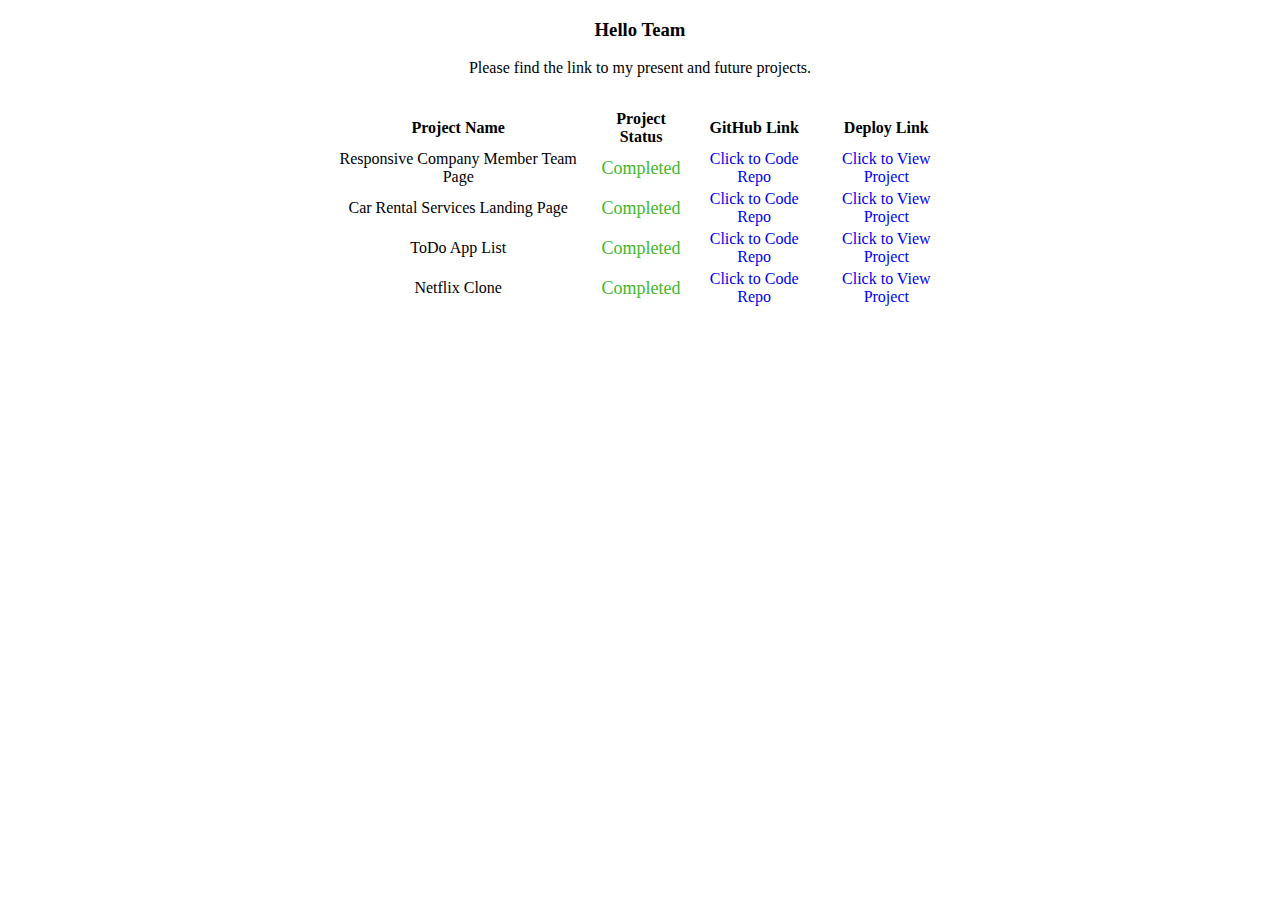
<file: index.html>
<!DOCTYPE html>
<html lang="en">
  <head>
    <meta charset="UTF-8" />
    <meta name="viewport" content="width=device-width, initial-scale=1.0" />
    <title>Main Page</title>
    <style>
      .head-contain {
        text-align: center;
      }
      table {
        margin-left: auto;
        margin-right: auto;
        width: 50%;
        text-align: center;
        margin-top: 30px;
      }
      .table-header {
        padding-top: 20%;
      }
      .status {
        font-size: 18px;
      }
      .green {
        color: #43b72a;
      }
      .link {
        text-decoration: none;
      }
    </style>
  </head>
  <body>
    <div class="head-contain">
      <h3>Hello Team</h3>
      <p>Please find the link to my present and future projects.</p>
    </div>
    <table>
      <tr class="table-header">
        <th>Project Name</th>
        <th>Project Status</th>
        <th>GitHub Link</th>
        <th>Deploy Link</th>
      </tr>
      <!-- team member -->
      <tr>
        <td>Responsive Company Member Team Page</td>
        <td class="status green">Completed</td>
        <td>
          <a
            class="link"
            href="https://github.com/prakashs-dev/VeriTech-Intern/tree/main/Task-1"
            target="_blank"
            >Click to Code Repo</a
          >
        </td>
        <td>
          <a class="link" href="./Task-1/index.html" target="_blank"
            >Click to View Project</a
          >
        </td>
      </tr>
      <!-- landing page -->
      <tr>
        <td>Car Rental Services Landing Page</td>
        <td class="status green">Completed</td>
        <td>
          <a
            class="link"
            href="https://github.com/prakashs-dev/VeriTech-Intern/tree/main/Task-2"
            target="_blank"
            >Click to Code Repo</a
          >
        </td>
        <td>
          <a class="link" href="./Task-2/index.html" target="_blank"
            >Click to View Project</a
          >
        </td>
      </tr>
      <!-- Todo App List -->
      <tr>
        <td>ToDo App List</td>
        <td class="status green">Completed</td>
        <td>
          <a
            class="link"
            href="https://github.com/prakashs-dev/VeriTech-Intern/tree/main/Task-3"
            target="_blank"
            >Click to Code Repo</a
          >
        </td>
        <td>
          <a class="link" href="./Task-3/index.html" target="_blank"
            >Click to View Project</a
          >
        </td>
      </tr>

      <!-- Netflix clone -->
      <tr>
        <td>Netflix Clone</td>
        <td class="status green">Completed</td>
        <td>
          <a
            class="link"
            href="https://github.com/prakashs-dev/VeriTech-Intern/tree/main/Task-4"
            target="_blank"
            >Click to Code Repo</a
          >
        </td>
        <td>
          <a class="link" href="./Task-4/index.html" target="_blank"
            >Click to View Project</a
          >
        </td>
      </tr>

    </table>
  </body>
</html>
</file>
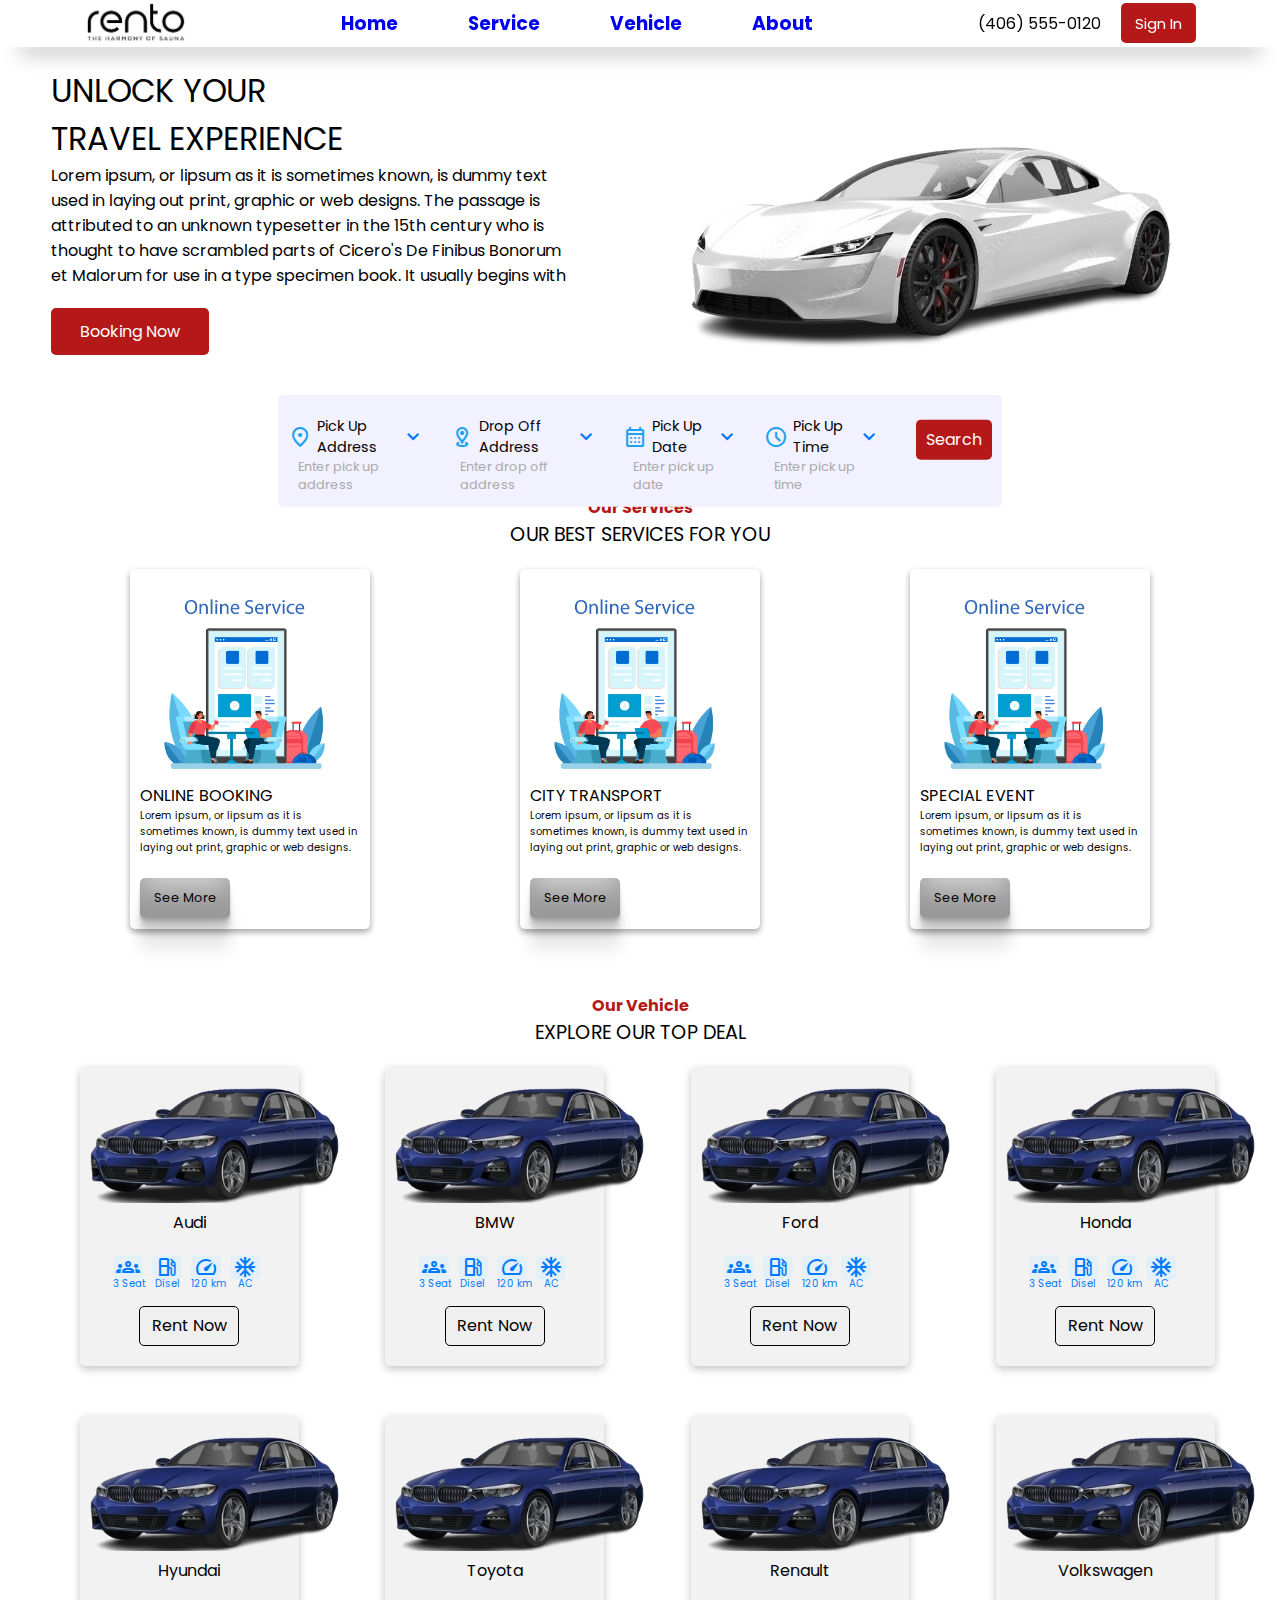
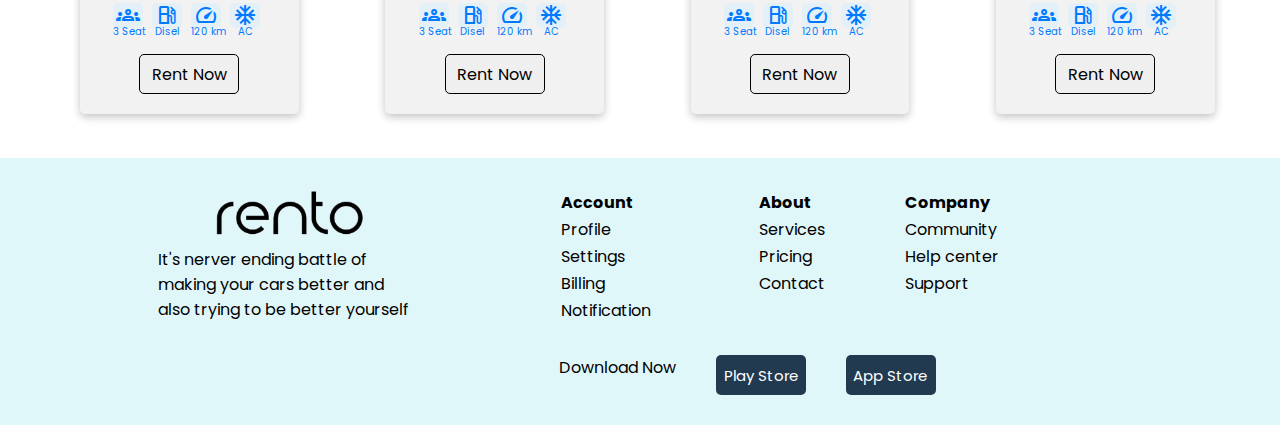
<file: Task-2/index.html>
<!DOCTYPE html>
<html lang="en">
  <head>
    <meta charset="UTF-8" />
    <meta name="viewport" content="width=device-width, initial-scale=1.0" />
    <title>Rental Car Service | rento</title>
    <link rel="stylesheet" href="./style.css" />
    <link rel="icon" href="./assets/rento_logo_slogan.jpg" />
    <link
      href="https://fonts.googleapis.com/css2?family=Material+Symbols+Outlined"
      rel="stylesheet"
    />
    <link
      rel="stylesheet"
      href="https://cdnjs.cloudflare.com/ajax/libs/font-awesome/6.5.2/css/all.min.css"
      integrity="sha512-SnH5WK+bZxgPHs44uWIX+LLJAJ9/2PkPKZ5QiAj6Ta86w+fsb2TkcmfRyVX3pBnMFcV7oQPJkl9QevSCWr3W6A=="
      crossorigin="anonymous"
      referrerpolicy="no-referrer"
    />
  </head>
  <body>
    <nav class="nav-bar">
      <div class="container">
        <img src="./assets/rento_logo_slogan.jpg" alt="brand logo" width="8%" />
        <div class="nav-models">
          <h3><a href="#home">Home</a></h3>
          <h3><a href="#services">Service</a></h3>
          <h3><a href="#vehicle">Vehicle</a></h3>
          <h3><a href="#about">About</a></h3>
        </div>
        <div class="contact">
          <i class="fa-solid fa-phone"></i>
          <p>(406) 555-0120</p>
          <button>Sign In</button>
        </div>
      </div>
    </nav>

    <section id="home">
      <div class="home__sec">
        <div class="home-page">
          <div id="context">
            <div class="blog">
              <p>
                UNLOCK YOUR
                <i class="fa-solid fa-location-dot" style="color: #f61404"></i>
              </p>
              <p>TRAVEL EXPERIENCE</p>
            </div>
            <p>
              Lorem ipsum, or lipsum as it is sometimes known, is dummy text
              used in laying out print, graphic or web designs. The passage is
              attributed to an unknown typesetter in the 15th century who is
              thought to have scrambled parts of Cicero's De Finibus Bonorum et
              Malorum for use in a type specimen book. It usually begins with
            </p>
            <button id="book">Booking Now</button>
          </div>
          <div class="car">
            <img src="./assets/car1.jpg" alt="car" />
          </div>
        </div>

        <!--  -->
        <div class="car-info">
          <div class="card-container">
            <div class="cards">
              <div class="card">
                <span class="material-symbols-outlined clr"> location_on </span>
                <p>Pick Up Address</p>
                <span class="material-symbols-outlined"> expand_more </span>
              </div>
              <p class="extra">Enter pick up address</p>
            </div>
            <div class="cards">
              <div class="card">
                <span class="material-symbols-outlined clr"> distance </span>
                <p>Drop Off Address</p>
                <span class="material-symbols-outlined"> expand_more </span>
              </div>
              <p class="extra">Enter drop off address</p>
            </div>
            <div class="cards">
              <div class="card">
                <span class="material-symbols-outlined clr">
                  calendar_month
                </span>
                <p>Pick Up Date</p>
                <span class="material-symbols-outlined"> expand_more </span>
              </div>
              <p class="extra">Enter pick up date</p>
            </div>
            <div class="cards one">
              <div class="card">
                <span class="material-symbols-outlined clr"> schedule </span>
                <p>Pick Up Time</p>
                <span class="material-symbols-outlined"> expand_more </span>
              </div>
              <p class="extra">Enter pick up time</p>
            </div>
          </div>
          <button id="search">Search</button>
        </div>
      </div>
    </section>

    <!-- Services -->
    <section id="services">
      <div class="services">
        <div class="head">
          <p id="abc">Our Services</p>
          <p id="def">OUR BEST SERVICES FOR YOU</p>
        </div>
        <div class="ser-cards">
          <div class="ser-card">
            <div id="img-card">
              <img src="./assets/ser1.jpg" alt="" width="86%" />
            </div>
            <p class="ser-name">ONLINE BOOKING</p>
            Lorem ipsum, or lipsum as it is sometimes known, is dummy text used
            in laying out print, graphic or web designs.
            <button id="see-more">See More</button>
          </div>
          <div class="ser-card">
            <div id="img-card">
              <img src="./assets/ser1.jpg" alt="" width="86%" />
            </div>
            <p class="ser-name">CITY TRANSPORT</p>
            Lorem ipsum, or lipsum as it is sometimes known, is dummy text used
            in laying out print, graphic or web designs.
            <button id="see-more">See More</button>
          </div>
          <div class="ser-card">
            <div id="img-card">
              <img src="./assets/ser1.jpg" alt="" width="86%" />
            </div>
            <p class="ser-name">SPECIAL EVENT</p>
            Lorem ipsum, or lipsum as it is sometimes known, is dummy text used
            in laying out print, graphic or web designs.
            <button id="see-more">See More</button>
          </div>
        </div>
      </div>
    </section>

    <!-- Vehicle -->
    <section id="vehicle">
      <div class="vehicle">
        <div class="veh">
          <p id="abc">Our Vehicle</p>
          <p id="def">EXPLORE OUR TOP DEAL</p>
        </div>
        <div class="vehicle-container">
          <div class="vehicle-cards">
            <div class="vehicle-card">
              <img src="./assets/ser3.png" alt="" width="250px" />
              <p>Audi</p>
              <div id="car-special">
                <span class="material-symbols-outlined">
                  groups
                  <p>3 Seat</p>
                </span>
                <span class="material-symbols-outlined">
                  local_gas_station
                  <p>Disel</p>
                </span>
                <span class="material-symbols-outlined">
                  speed
                  <p>120 km</p>
                </span>
                <span class="material-symbols-outlined">
                  ac_unit
                  <p>AC</p>
                </span>
              </div>
              <button id="rent">Rent Now</button>
            </div>
            <div class="vehicle-card">
              <img src="./assets/ser3.png" alt="" width="250px" />
              <p>BMW</p>
              <div id="car-special">
                <span class="material-symbols-outlined">
                  groups
                  <p>3 Seat</p>
                </span>
                <span class="material-symbols-outlined">
                  local_gas_station
                  <p>Disel</p>
                </span>
                <span class="material-symbols-outlined">
                  speed
                  <p>120 km</p>
                </span>
                <span class="material-symbols-outlined">
                  ac_unit
                  <p>AC</p>
                </span>
              </div>
              <button id="rent">Rent Now</button>
            </div>
            <div class="vehicle-card">
              <img src="./assets/ser3.png" alt="" width="250px" />
              <p>Ford</p>
              <div id="car-special">
                <span class="material-symbols-outlined">
                  groups
                  <p>3 Seat</p>
                </span>
                <span class="material-symbols-outlined">
                  local_gas_station
                  <p>Disel</p>
                </span>
                <span class="material-symbols-outlined">
                  speed
                  <p>120 km</p>
                </span>
                <span class="material-symbols-outlined">
                  ac_unit
                  <p>AC</p>
                </span>
              </div>
              <button id="rent">Rent Now</button>
            </div>
            <div class="vehicle-card">
              <img src="./assets/ser3.png" alt="" width="250px" />
              <p>Honda</p>
              <div id="car-special">
                <span class="material-symbols-outlined">
                  groups
                  <p>3 Seat</p>
                </span>
                <span class="material-symbols-outlined">
                  local_gas_station
                  <p>Disel</p>
                </span>
                <span class="material-symbols-outlined">
                  speed
                  <p>120 km</p>
                </span>
                <span class="material-symbols-outlined">
                  ac_unit
                  <p>AC</p>
                </span>
              </div>
              <button id="rent">Rent Now</button>
            </div>
            <div class="vehicle-card">
              <img src="./assets/ser3.png" alt="" width="250px" />
              <p>Hyundai</p>
              <div id="car-special">
                <span class="material-symbols-outlined">
                  groups
                  <p>3 Seat</p>
                </span>
                <span class="material-symbols-outlined">
                  local_gas_station
                  <p>Disel</p>
                </span>
                <span class="material-symbols-outlined">
                  speed
                  <p>120 km</p>
                </span>
                <span class="material-symbols-outlined">
                  ac_unit
                  <p>AC</p>
                </span>
              </div>
              <button id="rent">Rent Now</button>
            </div>
            <div class="vehicle-card">
              <img src="./assets/ser3.png" alt="" width="250px" />
              <p>Toyota</p>
              <div id="car-special">
                <span class="material-symbols-outlined">
                  groups
                  <p>3 Seat</p>
                </span>
                <span class="material-symbols-outlined">
                  local_gas_station
                  <p>Disel</p>
                </span>
                <span class="material-symbols-outlined">
                  speed
                  <p>120 km</p>
                </span>
                <span class="material-symbols-outlined">
                  ac_unit
                  <p>AC</p>
                </span>
              </div>
              <button id="rent">Rent Now</button>
            </div>
            <div class="vehicle-card">
              <img src="./assets/ser3.png" alt="" width="250px" />
              <p>Renault</p>
              <div id="car-special">
                <span class="material-symbols-outlined">
                  groups
                  <p>3 Seat</p>
                </span>
                <span class="material-symbols-outlined">
                  local_gas_station
                  <p>Disel</p>
                </span>
                <span class="material-symbols-outlined">
                  speed
                  <p>120 km</p>
                </span>
                <span class="material-symbols-outlined">
                  ac_unit
                  <p>AC</p>
                </span>
              </div>
              <button id="rent">Rent Now</button>
            </div>
            <div class="vehicle-card">
              <img src="./assets/ser3.png" alt="" width="250px" />
              <p>Volkswagen</p>
              <div id="car-special">
                <span class="material-symbols-outlined">
                  groups
                  <p>3 Seat</p>
                </span>
                <span class="material-symbols-outlined">
                  local_gas_station
                  <p>Disel</p>
                </span>
                <span class="material-symbols-outlined">
                  speed
                  <p>120 km</p>
                </span>
                <span class="material-symbols-outlined">
                  ac_unit
                  <p>AC</p>
                </span>
              </div>
              <button id="rent">Rent Now</button>
            </div>
          </div>
        </div>
      </div>
    </section>
    <!-- Abort -->
    <footer id="about">
      <div class="about">
        <div class="left">
          <img src="./assets/new_rento.png" alt="" width="30%" />
          <p>
            It's nerver ending battle of making your cars better and also trying
            to be better yourself
          </p>
          <div class="media-icons">
            <i class="fa-brands fa-facebook" style="color: #0f75c2"></i>
            <i class="fa-brands fa-twitter" style="color: #74c0fc"></i>
            <i class="fa-brands fa-instagram" style="color: #255ab6"></i>
            <i class="fa-brands fa-linkedin" style="color: #1788de"></i>
          </div>
        </div>
        <div class="right">
          <table id="tbl">
            <tr>
              <th>Account</th>
              <th>About</th>
              <th>Company</th>
            </tr>
            <tr>
              <td>Profile</td>
              <td>Services</td>
              <td>Community</td>
            </tr>
            <tr>
              <td>Settings</td>
              <td>Pricing</td>
              <td>Help center</td>
            </tr>
            <tr>
              <td>Billing</td>
              <td>Contact</td>
              <td>Support</td>
            </tr>
            <tr>
              <td>Notification</td>
            </tr>
          </table>
          <div id="app-button">
            <p>Download Now</p>
            <button>Play Store</button>
            <button>App Store</button>
          </div>
        </div>
      </div>
    </footer>
  </body>
</html>
</file>
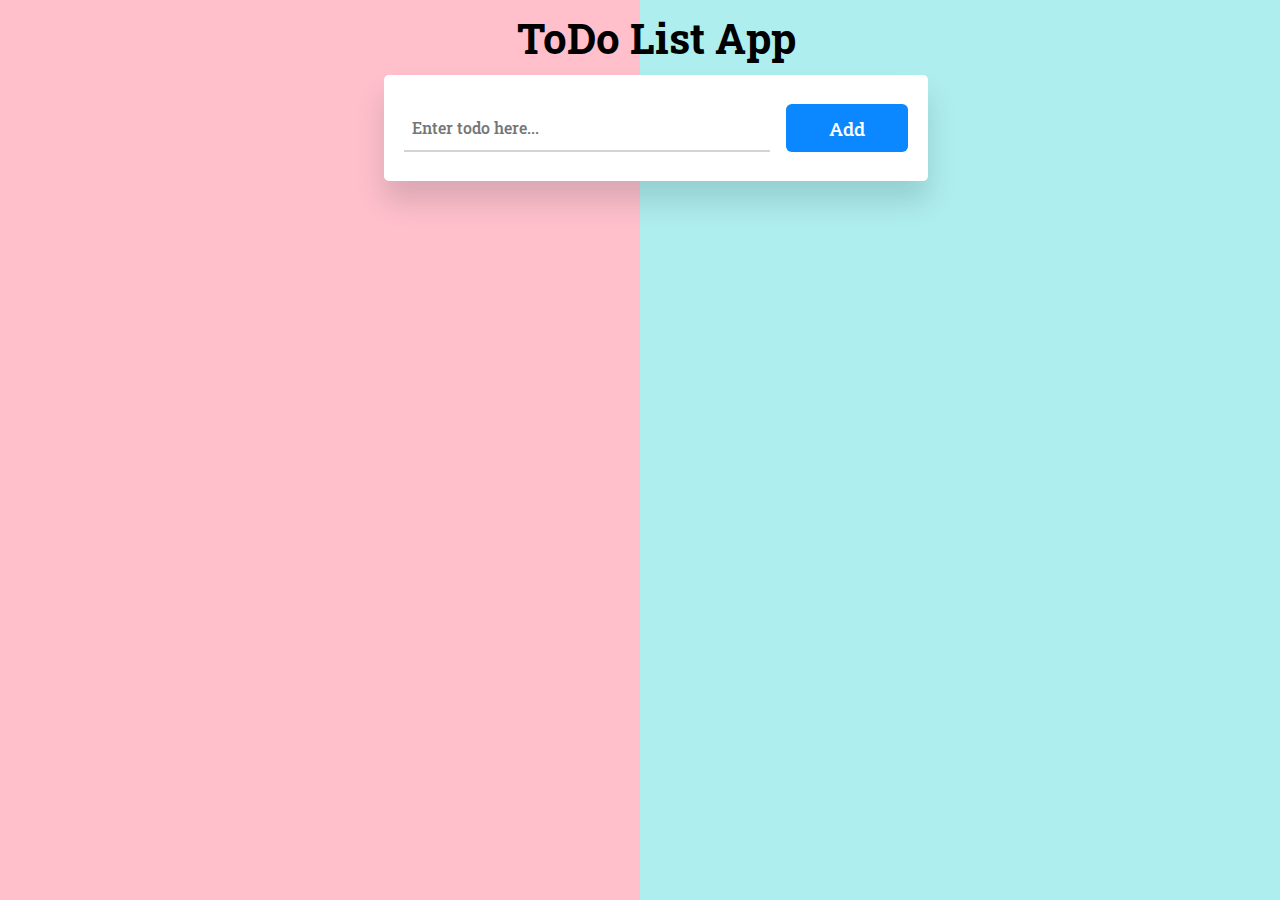
<file: Task-3/index.html>
<!DOCTYPE html>
<html lang="en">
  <head>
    <meta name="viewport" content="width=device-width, initial-scale=1.0" />
    <title>ToDo App</title>
    <link
      rel="stylesheet"
      href="https://cdnjs.cloudflare.com/ajax/libs/font-awesome/6.2.0/css/all.min.css"
    />
    <link rel="stylesheet" href="style.css" />
  </head>
  <body>
    <div class="container">
      <h1 class="title">ToDo List App</h1>
      <div id="new-task">
        <input type="text" placeholder="Enter todo here..." />
        <button id="push">Add</button>
      </div>
      <div id="tasks"></div>
    </div>
    <script src="script.js"></script>
  </body>
</html>
</file>
<file: Task-2/style.css>
@import url('https://fonts.googleapis.com/css2?family=Poppins:ital,wght@0,100;0,200;0,300;0,400;0,500;0,600;0,700;0,800;0,900;1,100;1,200;1,300;1,400;1,500;1,600;1,700;1,800;1,900&display=swap');

* {
  font-family: Poppins;
  padding: 0px;
  margin: 0px;
}

.nav-bar {
  position: sticky;
  top: 0px;
  z-index: 2;
  background-color: white;
  box-shadow: rgba(0, 0, 0, 0.45) 0px 25px 20px -20px;
}

.container,
.nav-models {
  display: flex;
  justify-content: space-evenly;
  gap: 70px;
  align-items: center;
}

.nav-models,
a {
  cursor: pointer;
  text-decoration: none;
}

.contact {
  display: flex;
  align-items: center;
}

.contact p {
  margin: 0;
  margin-left: 10px;
}

.contact button {
  margin-left: 20px;
  background-color: #b41818;
  color: white;
  border: none;
  height: 40px;
  width: 75px;
  border-radius: 5px;
  padding: 5px 10px;
  font-size: 15px;
  cursor: pointer;
}

.material-symbols-outlined,
i {
  font-size: 2rem;
  color: #007bff;
}

.home-page {
  display: flex;
  /* border: 1px dotted red; */
  justify-content: space-evenly;
  margin-top: 70px;
  margin: 20px 0px;
}

.blog>p {
  font-size: 2rem;
}

#book {
  margin-top: 20px;
}

#context {
  width: 33rem;
}

#context>button {
  width: 30%;
  height: 13%;
  border: none;
  background-color: #b41818;
  color: white;
  border-radius: 5px;
  font-size: 1rem;
}

.car-info {
  padding: 0 10px;
  left: 50%;
  position: absolute;
  transform: translate(-50%, -50%);
  display: flex;
  justify-content: center;
  background-color: #f2f1ff;
  border-radius: 5px;
  width: 55%;
  height: 12.5%;
  display: flex;
  gap: 30px;
}

.card-container {
  font-size: .9rem;
  display: flex;
  gap: 20px;
}

.cards {
  margin-top: 3.5%;
}

.card {
  display: flex;
  align-items: center;
}

.card p,
.extra {
  margin: 0;
}

.extra {
  font-size: .8rem;
  padding-left: 10px;
  color: #aaaaaa;
}

.material-symbols-outlined {
  margin-right: 5px;
}

.clr {
  color: #1da1f2;
}

.one {
  border: none;
}

#search {
  height: 40px;
  width: 90px;
  background-color: #b41818;
  color: white;
  border-radius: 5px;
  font-size: 1rem;
  border: none;
  margin-top: 3.5%;
}

.head,
.vehicle,
.about {
  text-align: center;
  margin-top: 5%;
}

#abc {
  color: #b41818;
  font-weight: bold;
}

#def {
  font-size: 1.2rem;
}

.ser-cards {
  display: flex;
  justify-content: center;
  gap: 150px;
  margin-top: 20px;
}

.ser-card {
  box-shadow: rgba(0, 0, 0, 0.16) 0px 3px 6px, rgba(0, 0, 0, 0.23) 0px 3px 6px;
  width: 220px;
  height: 350px;
  padding: 10px 10px 0px 10px;
  font-size: 10px;
  border-radius: 5px;
}

.ser-name {
  font-size: 1rem;
  font-weight: 400;
}

#img-card img {
  padding: 10px 10px 0px 10px;
}

#see-more {
  height: 40px;
  width: 90px;
  border-radius: 5px;
  font-size: .8rem;
  border: none;
  box-shadow: rgba(0, 0, 0, 0.17) 0px -23px 25px 0px inset, rgba(0, 0, 0, 0.15) 0px -36px 30px 0px inset, rgba(0, 0, 0, 0.1) 0px -79px 40px 0px inset, rgba(0, 0, 0, 0.06) 0px 2px 1px, rgba(0, 0, 0, 0.09) 0px 4px 2px, rgba(0, 0, 0, 0.09) 0px 8px 4px, rgba(0, 0, 0, 0.09) 0px 16px 8px, rgba(0, 0, 0, 0.09) 0px 32px 16px;
  margin-top: 10%;
}

#see-more:hover {
  background-color: #b41818;
  color: white;
  cursor: pointer;
}

.vehicle-cards {
  margin: 20px 0 0 80px;
  flex: wrap;
  display: grid;
  grid-template-columns: repeat(4, 1fr);
  grid-template-rows: repeat(2, 1fr);
  grid-column-gap: 21px;
  grid-row-gap: 70px;
}

.vehicle-card {
  width: 70%;
  background-color: #f2f2f2;
  box-shadow: rgba(0, 0, 0, 0.24) 0px 3px 8px;
  border-radius: 5px;
  padding: 20px 10px 0px 10px;
  height: 100%;
}

#car-special span {
  background-color: #e3f0f8;
  width: 30px;
  height: 25px;
  border-radius: 5px;
  margin-top: 20px;
  gap: 30px;
}

#car-special span p {
  margin-bottom: 10px;
  margin: 0;
  font-size: 10px;
}

#rent {
  border-radius: 5px;
  font-size: 1rem;
  width: 100px;
  height: 40px;
  border: 1px solid black;
  margin-top: 6%;
}

.vehicle-card:hover {
  background-color: #ffffff;
}

#rent:hover {
  background-color: #b41818;
  color: #ffffff;
  cursor: pointer;
  border: none;
}

.about {
  background-color: #E0F7FA;
  display: grid;
  padding: 30px;
  grid-template-columns: 1.5fr 2fr;
  grid-template-rows: 1fr;
  grid-column-gap: 11px;
  grid-row-gap: 9px;
}

.left p {
  text-align: left;
  width: 20vw;
  margin-left: 10vw;
}

.media-icons {
  display: flex;
  justify-content: center;
  gap: 30px;
  margin-top: 30px;
}

#tbl {
  flex: 2;
  width: 80%;
}

th,
td {
  text-align: left;
}

td:hover {
  cursor: pointer;
  color: #E74C3C;
}

#app-button {
  display: flex;
  justify-content: left;
  gap: 40px;
  margin-top: 30px;
}

#app-button button {
  font-size: 15px;
  width: 13%;
  height: 40px;
  background-color: #213a50;
  color: #ffffff;
  border: none;
  border-radius: 5px;
}

#app-button button:hover {
  color: yellowgreen;
  cursor: pointer;
}
</file>
<file: Task-3/style.css>
@import url('https://fonts.googleapis.com/css2?family=Roboto+Slab:wght@100..900&display=swap');

* {
  padding: 0;
  margin: 0;
  box-sizing: border-box;
  font-family: "Roboto Slab";
}

body {
  width: 100%;
  height: 100vh;
  background: linear-gradient(to right,
      pink 0%,
      pink 50%,
      paleturquoise 50%,
      paleturquoise 100%);
}

.container {
  width: 90%;
  max-width: 34em;
  position: absolute;
  left: 30%;
}

.title {
  text-align: center;
  padding: 10px;
  font-size: 42px;
}

#new-task {
  position: relative;
  background-color: #ffffff;
  padding: 1.8em 1.25em;
  border-radius: 0.3em;
  box-shadow: 0 1.25em 1.8em rgba(1, 24, 48, 0.15);
  display: grid;
  grid-template-columns: 9fr 3fr;
  gap: 1em;
}

#new-task input {
  font-size: 1em;
  border: none;
  border-bottom: 2px solid #d1d3d4;
  padding: 0.8em 0.5em;
  color: #111111;
  font-weight: 500;
}

#new-task input:focus {
  outline: none;
  border-color: #0b87ff;
}

#new-task button {
  font-weight: 500;
  font-size: 1.2rem;
  background-color: #0b87ff;
  color: #ffffff;
  outline: none;
  border: none;
  border-radius: 0.3em;
  cursor: pointer;
}

#tasks {
  background-color: #ffffff;
  position: relative;
  padding: 1.8em 1.25em;
  margin-top: 3.5em;
  width: 100%;
  box-shadow: 0 1.25em 1.8em rgba(1, 24, 48, 0.15);
  border-radius: 0.6em;
}

.task {
  background-color: #ffffff;
  padding: 0.4em 0.6em;
  margin-top: 0.6em;
  display: flex;
  /* align-items: center; */
  cursor: pointer;
  box-shadow: rgba(60, 64, 67, 0.3) 0px 1px 2px 0px, rgba(60, 64, 67, 0.15) 0px 1px 3px 1px;
  border-radius: 5px;
}

.task span {
  font-size: 1rem;
  font-weight: 400;
}

.task button {
  color: #ffffff;
  height: 2rem;
  width: 2.8em;
  border-radius: 0.3em;
  border: none;
  cursor: pointer;
}

.delete {
  background-color: #fb3b3b;
}

.edit {
  background-color: #0b87ff;
  margin-left: auto;
  margin-right: 3em;
}

.completed {
  text-decoration: line-through;
}
</file>
